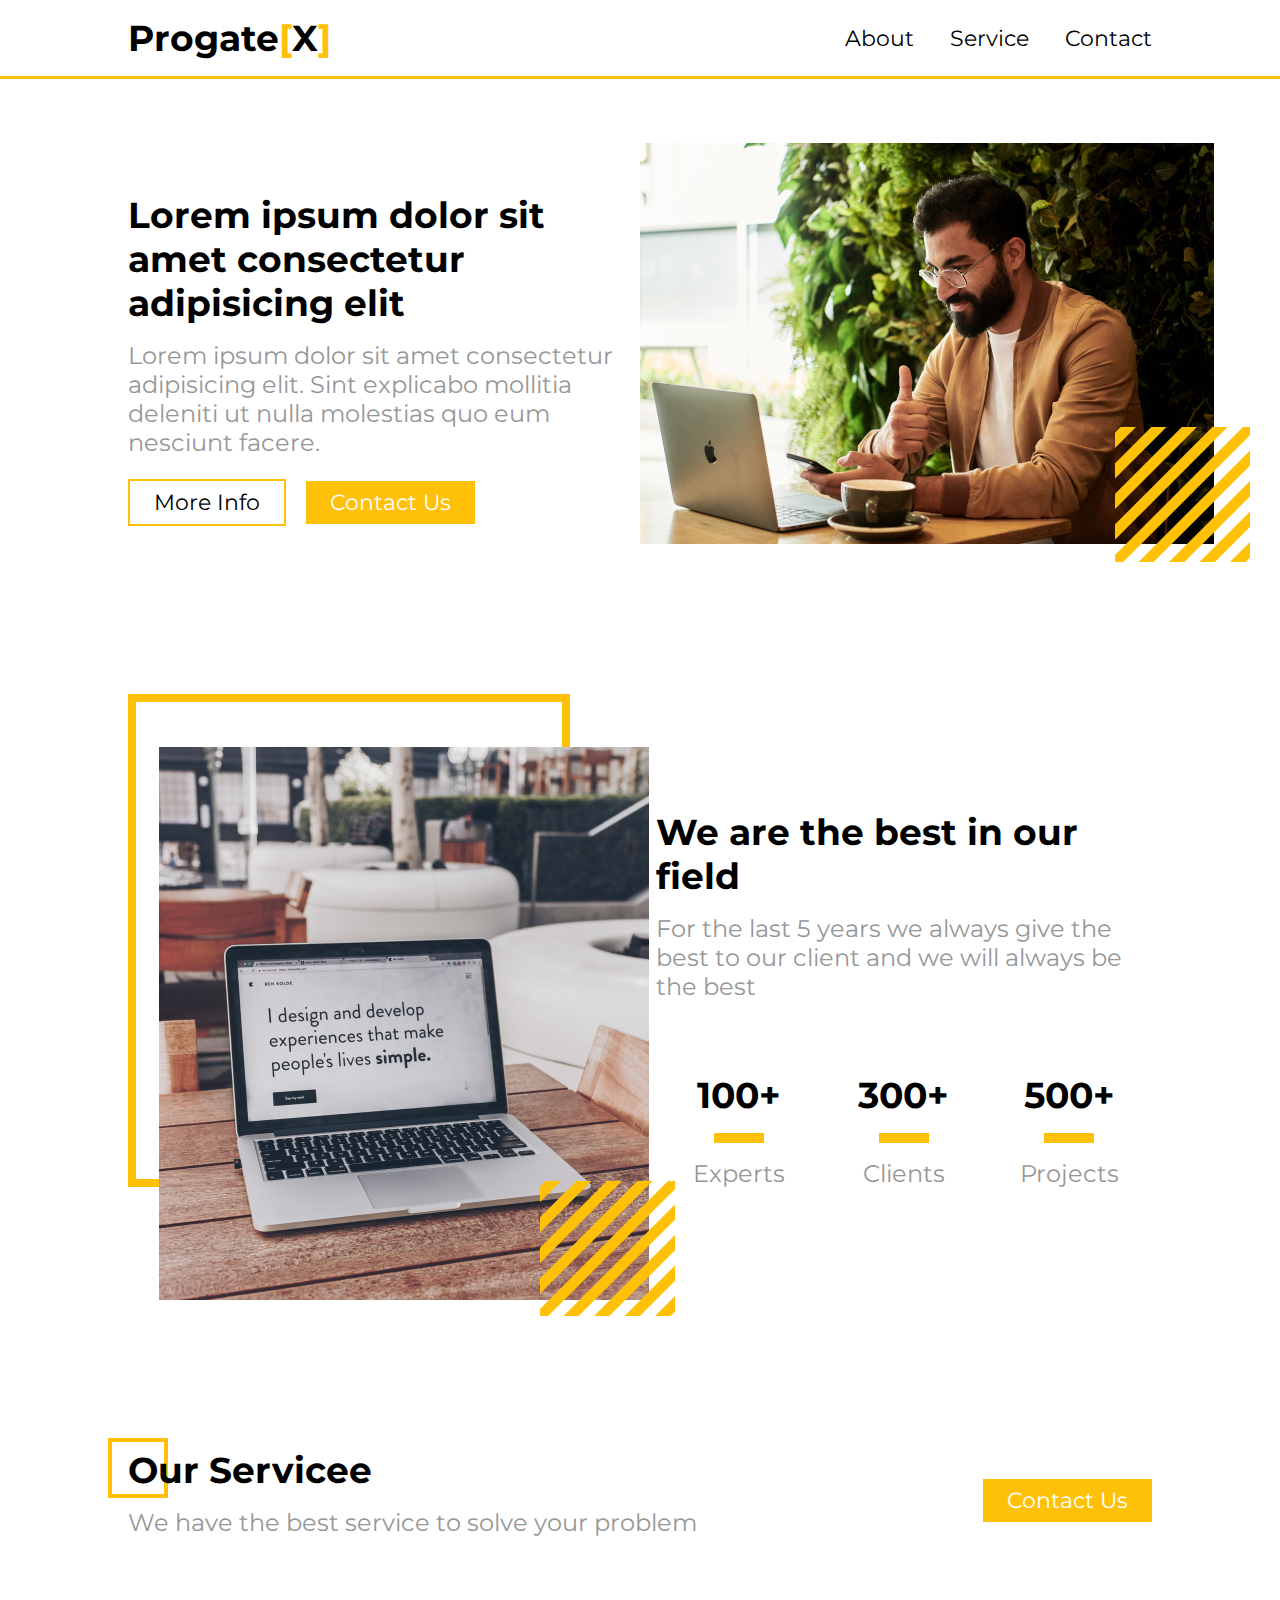
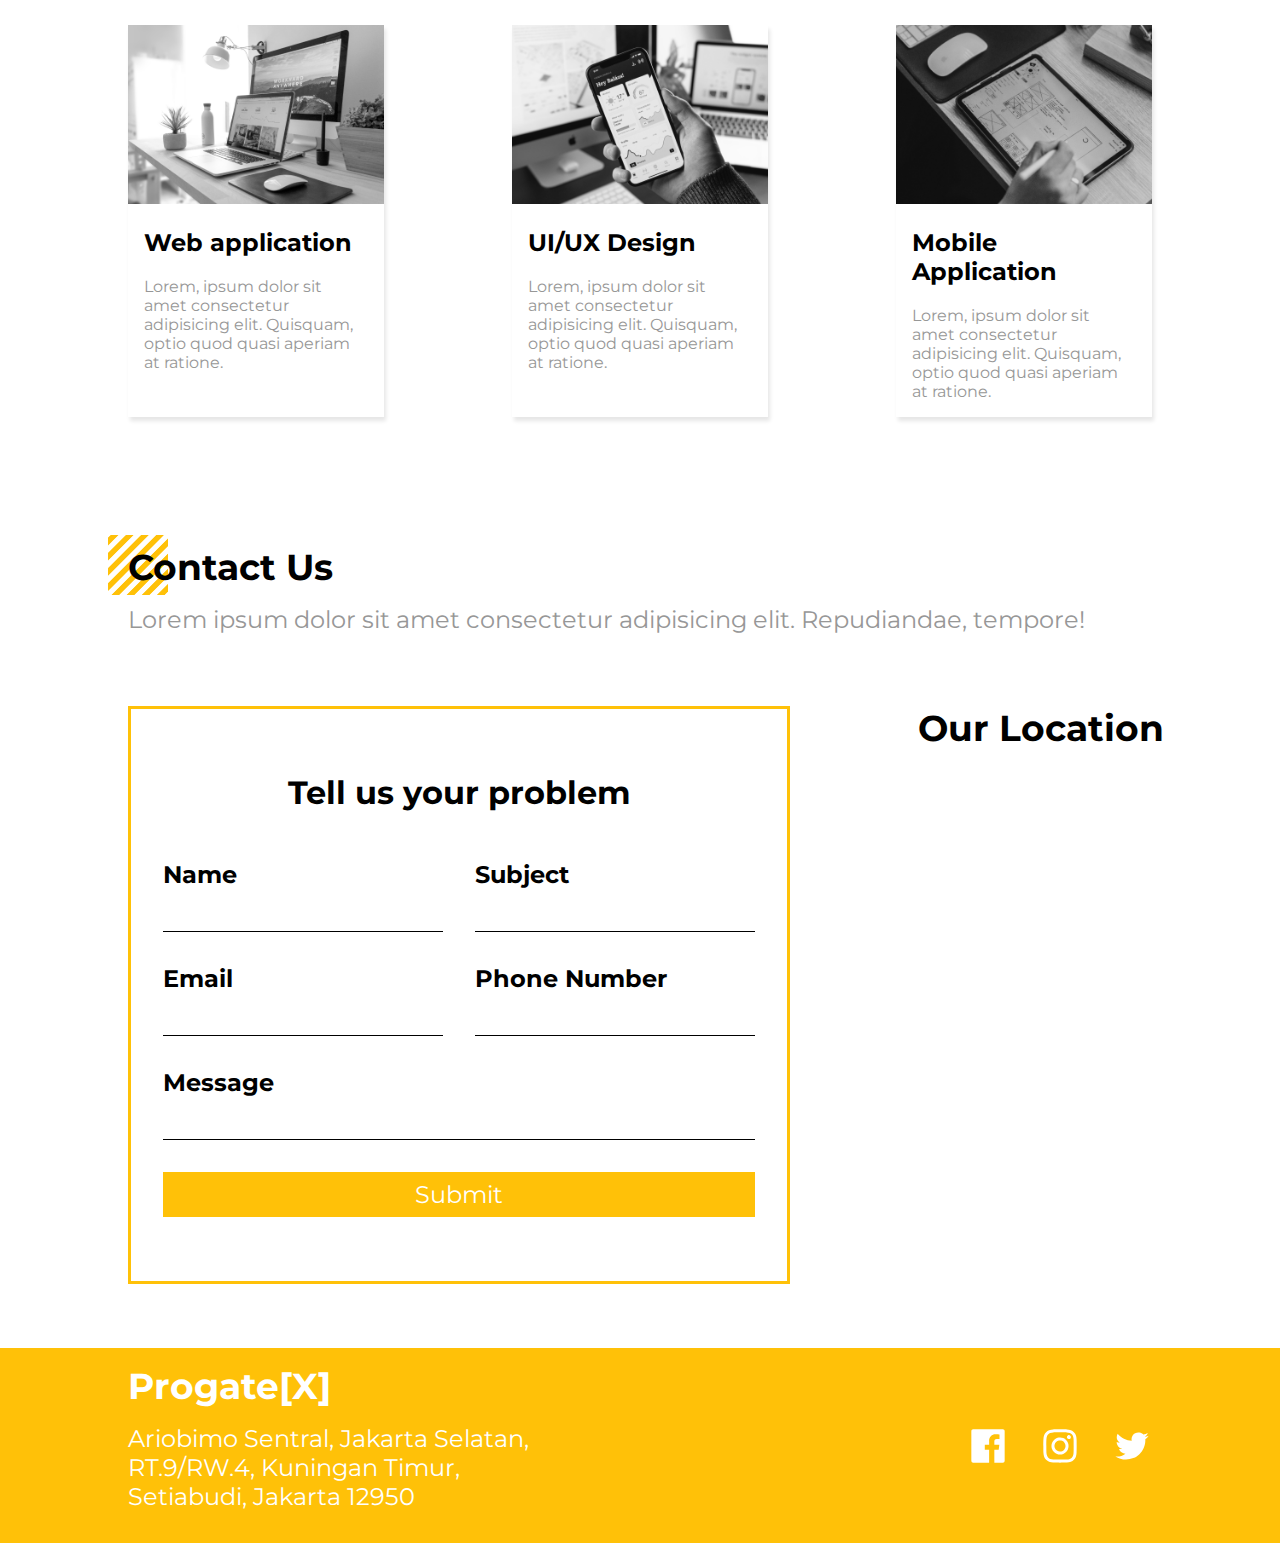
<file: ProgateX/index.html>
<!DOCTYPE html>
<html lang="en">
<head>
    <meta charset="UTF-8">
    <meta http-equiv="X-UA-Compatible" content="IE=edge">
    <meta name="viewport" content="width=device-width, initial-scale=1.0">
    <title>Progate[X] - Layanan pembuatan aplikasi digital</title>
    <link rel="preconnect" href="https://fonts.googleapis.com">
    <link rel="preconnect" href="https://fonts.gstatic.com" crossorigin>
    <link href="https://fonts.googleapis.com/css2?family=Montserrat:wght@500;700&display=swap" rel="stylesheet">
    <link rel="stylesheet" href="style.css">
</head>
<body>
    <header id="header">
        <h1>Progate<span>[</span>X<span>]</span></h1>
        <nav>
            <a href="#about">About</a>
            <a href="#service">Service</a>
            <a href="#contact">Contact</a>
        </nav>
    </header>
    <section id="landing">
        <div class="landing-title">
            <h1>Lorem ipsum dolor sit amet consectetur adipisicing elit</h1>
            <p>Lorem ipsum dolor sit amet consectetur adipisicing elit. Sint explicabo mollitia deleniti ut nulla molestias quo eum nesciunt facere.</p>
            <div>
                <a class="btn btn-alt" href="">More Info</a>
                <a class="btn" href="">Contact Us</a>
            </div>
        </div>
        <div>
            <img src="images/landing.png" alt="Landing Image">
        </div>
    </section>
    <section id="about">
        <div>
            <img src="images/about.png" alt="About Image">
        </div>
        <div>
            <h1>We are the best in our field</h1>
            <p>For the last 5 years we always give the best to our client and we will always be the best</p>
            <div class="about-stats">
                <div class="about-stats-item">
                    <h1>100+</h1>
                    <div></div>
                    <p>Experts</p>
                </div>
                <div class="about-stats-item">
                    <h1>300+</h1>
                    <div></div>
                    <p>Clients</p>
                </div>
                <div class="about-stats-item">
                    <h1>500+</h1>
                    <div></div>
                    <p>Projects</p>
                </div>
            </div>
        </div>
    </section>
    <section id="service">
        <div class="service-header">
            <div>
                <h1>Our Servicee</h1>
                <p>We have the best service to solve your problem</p>
            </div>
            <a href="" class="btn">Contact Us</a>
        </div>
        <div class="service-detail">
            <div class="service-detail-item">
                <img src="images/service1.png" alt="service 1 image">
                <h2>Web application</h2>
                <p>Lorem, ipsum dolor sit amet consectetur adipisicing elit. Quisquam, optio quod quasi aperiam at ratione.</p>
            </div>
            <div class="service-detail-item">
                <img src="images/service2.png" alt="service 2 image">
                <h2>UI/UX Design</h2>
                <p>Lorem, ipsum dolor sit amet consectetur adipisicing elit. Quisquam, optio quod quasi aperiam at ratione.</p>
            </div>
            <div class="service-detail-item">
                <img src="images/service3.png" alt="service 4 image">
                <h2>Mobile Application</h2>
                <p>Lorem, ipsum dolor sit amet consectetur adipisicing elit. Quisquam, optio quod quasi aperiam at ratione.</p>
            </div>
        </div>
    </section>
    <section id="contact">
        <h1>Contact Us</h1>
        <p>Lorem ipsum dolor sit amet consectetur adipisicing elit. Repudiandae, tempore!</p>
        <div class="contact-detail">
            <form action="">
                <h1>Tell us your problem</h1>
                <div class="form-group">
                    <div id="input-name" class="input-group">
                        <label for="">Name</label>
                        <input type="text">
                    </div>
                    <div id="input-subject" class="input-group">
                        <label for="">Subject</label>
                        <input type="text">
                    </div>
                    <div id="input-email" class="input-group">
                        <label for="">Email</label>
                        <input type="email">
                    </div>
                    <div id="input-phone" class="input-group">
                        <label for="">Phone Number</label>
                        <input type="tel">
                    </div>
                    <div id="input-message" class="input-group">
                        <label for="">Message</label>
                        <input type="text">
                    </div>
                </div>
                <button class="btn">Submit</button>
            </form>
            <div>
                <h1>Our Location</h1>
                <iframe src="https://www.google.com/maps/embed?pb=!1m18!1m12!1m3!1d3966.276332888619!2d106.83121201431027!3d-6.227251562719388!2m3!1f0!2f0!3f0!3m2!1i1024!2i768!4f13.1!3m3!1m2!1s0x2e69f3f6c4f621e3%3A0x6080b3e23ddbc98f!2sProgate%20Global%20Indonesia!5e0!3m2!1sid!2sid!4v1678949056718!5m2!1sid!2sid" width="400" height="300" style="border:0;" allowfullscreen="" loading="lazy" referrerpolicy="no-referrer-when-downgrade"></iframe>
            </div>
        </div>
    </section>
    <footer id="footer">
        <div>
            <h1>Progate[X]</h1>
            <p>Ariobimo Sentral, Jakarta Selatan, RT.9/RW.4, Kuningan Timur, Setiabudi, Jakarta 12950</p>
        </div>
        <div class="social-icon">
            <img src="images/Facebook.svg" alt="">
            <img src="images/Instagram.svg" alt="">
            <img src="images/Twitter.svg" alt="">
        </div>
    </footer>
</body>
</html>
</file>
<file: ProgateX/style.css>
* {
    font-family: "Montserrat";
}

html, body {
    padding: 0;
    margin: 0;
}

h1 {
    font-weight: 700;
    font-size: 36px;
    margin: 0 0 16px 0;
}

h1 span {
    color: #FFC108;
}

a {
    text-decoration: none;
    color: black;
    font-size: 22px;
}

p {
    color: #979797;
    margin: 0 0 16px 0;
    font-size: 24px;
}

section {
    padding: 64px 128px;
}

.btn {
    background-color: #FFC108;
    color: white;
    padding: 8px 24px;
}

.btn-alt {
    background-color: white;
    color: black;
    margin-right: 16px;
    border: 2px solid #FFC108;
}

#header {
    display: flex;
    align-items: center;
    justify-content: space-between;
    padding: 16px 128px;
    position: sticky;
    top: 0;
    background-color: white;
    border-bottom: 3px solid #FFC108;
    z-index: 100;
}

#header h1 {
    margin: 0;
    /* animation: flash 1s infinite; */
    animation: bounceIn 1s;
}

@keyframes bounceIn {
    0% {
        filter: opacity(0);
        transform: translateY(-20px);
    }
    35% {
        filter: opacity(0.25);
        transform: translateY(0);
    }
    70% {
        filter: opacity(0.5);
        transform: translateY(-10px);
    }
    100% {
        filter: opacity(1);
        transform: translateY(0);
    }
}

@keyframes flash {
    from {
        filter: opacity(0);
    }
    to {
        filter: opacity(1);
    }
}

nav > a {
    margin-left: 32px;
}

nav > a:hover {
    color: #FFC108;
}

#landing {
    display: flex;
    align-items: center;
    justify-content: space-between;
    column-gap: 16px;
}

#landing p {
    margin-bottom: 32px;
}

#landing > div {
    width: 50%;
}


#about {
    display: flex;
    align-items: center;
    justify-content: space-between;
    column-gap: 16px;
}

#about > div {
    width: 50%;
}

.about-stats {
    display: grid;
    grid-template-columns: repeat(3, 1fr);
    text-align: center;
    margin-top: 72px;
}

.about-stats-item {
    display: flex;
    flex-direction: column;
    align-items: center;
}

.about-stats-item div {
    width: 50px;
    height: 10px;
    background-color: #FFC108;
    margin-bottom: 16px;
}

.service-header {
    display: flex;
    align-items: center;
    justify-content: space-between;
}

.service-header h1 {
    position: relative;
}

.service-header h1::before {
    content: "";
    width: 60px;
    height: 60px;
    background: url("./images/accent1.svg");
    position: absolute;
    left: -20px;
    top: -10px;
    z-index: -1;
}

.service-detail {
    display: grid;
    grid-template-columns: repeat(3, 1fr);
    column-gap: 128px;
    margin-top: 72px;
}

.service-detail-item {
    box-shadow: 2px 4px 4px rgba(0, 0, 0, 0.1);
}

.service-detail-item:hover {
    transform: scale(1.15);
}

.service-detail-item:hover img {
    filter: grayscale(0);
}

.service-detail-item img {
    width: 100%;
    filter: grayscale(1);
}

.service-detail-item h2 {
    padding: 0 16px;
}

.service-detail-item p {
    font-size: 16px;
    padding: 0 16px;
}

#contact h1 {
    position: relative;
}

#contact > h1::before {
    content: "";
    width: 60px;
    height: 60px;
    position: absolute;
    background: url("./images/accent2.svg");
    left: -20px;
    top: -10px;
    z-index: -1;
}

.contact-detail {
    display: flex;
    justify-content: space-between;
    margin-top: 72px;
    column-gap: 128px;
}

form {
    display: flex;
    flex-direction: column;
    border: 3px solid #FFC108;
    padding: 64px 32px;
}

form h1 {
    font-size: 32px;
    text-align: center;
}


form button {
    border: none;
}

form button:hover {
    cursor: pointer;
}

.form-group {
    display: grid;
    grid-template-columns: repeat(2, 1fr);
    column-gap: 32px;
    margin-top: 32px;
    grid-template-areas:    "name subject"
                            "email phone"
                            "message message";
}

#input-name {
    grid-area: name;
}

#input-subject {
    grid-area: subject;
}

#input-email {
    grid-area: email;
}

#input-phone {
    grid-area: phone;
}

#input-message {
    grid-area: message;
}

.input-group {
    display: flex;
    flex-direction: column;
    margin-bottom: 32px;
}

.input-group label {
    font-weight: 700;
    margin-bottom: 16px;
    font-size: 24px;
}

.input-group input {
    border: none;
    outline: none;
    border-bottom: 1px solid black;
    font-size: 20px;
}

.input-group input:focus {
    border-bottom: 2px solid #FFC108;
}

form .btn {
    font-size: 24px;
}

footer {
    padding: 16px 128px;
    background-color: #FFC108;
    color: white;
    display: flex;
    justify-content: space-between;
    align-items: center;
}

footer p {
    color: white;
    width: 50%;
}

.social-icon {
    display: flex;
    gap: 32px;
}

@media only screen and (max-width: 992px) {
    #header, #footer {
        padding: 16px 32px;
    }

    section {
        padding: 64px 32px;
    }

    #landing {
        flex-direction: column-reverse;
        justify-content: center;
        align-items: center;
        text-align: center;
    }

    #landing > div {
        width: 100%;
    }

    #about {
        flex-direction: column;
        text-align: center;
        justify-content: center;
        align-items: center;
    }

    #about > div {
        width: 100%;
    }

    .service-detail {
        gap: 16px;
    }

    .contact-detail {
        flex-direction: column;
        justify-content: center;
        align-items: center;
        row-gap: 64px;
    }
}
</file>
